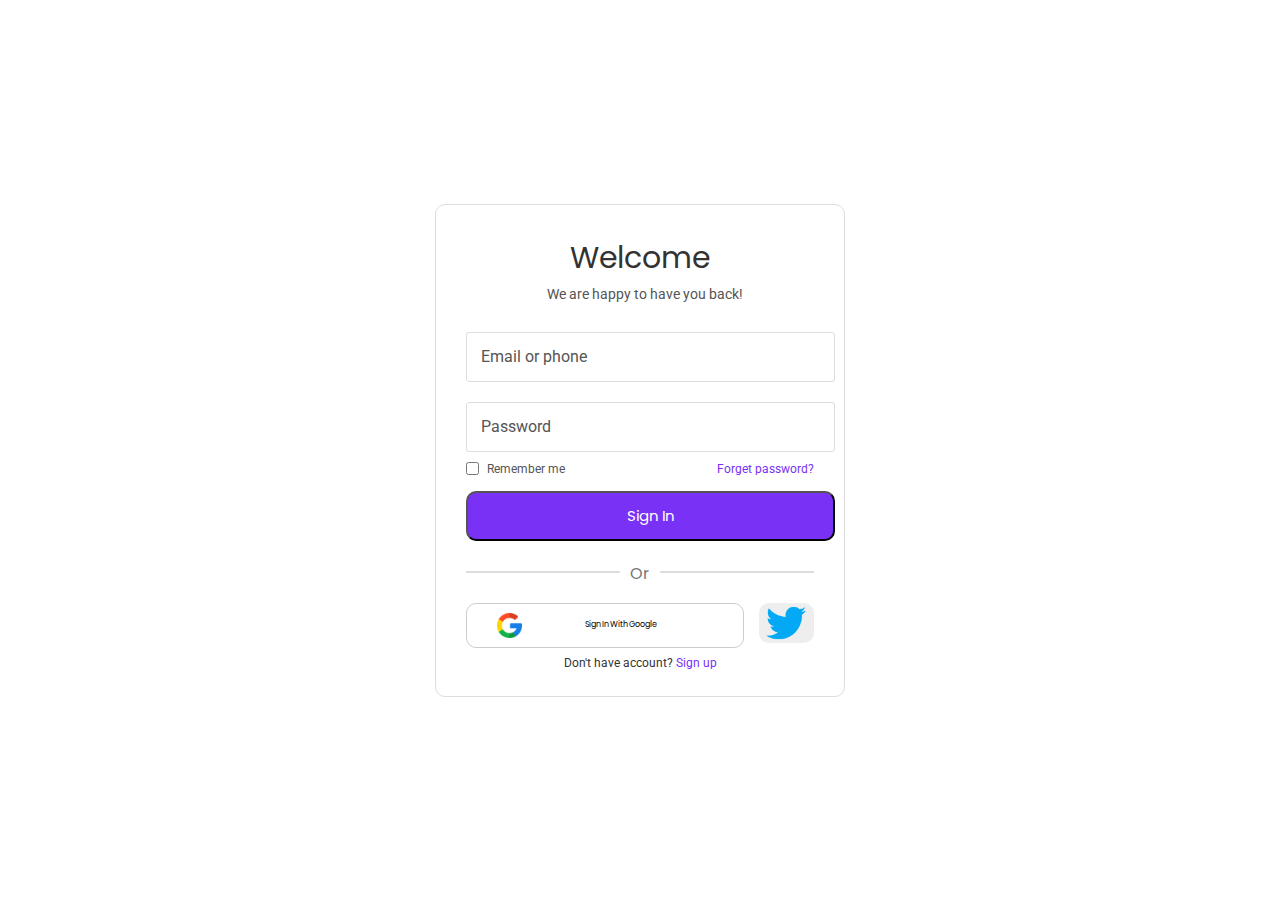
<file: index.html>
<!DOCTYPE html>
<html lang="en">

<head>
  <meta charset="UTF-8">
  <meta name="viewport" content="width=device-width, initial-scale=1.0">
  <link rel="stylesheet" href="style.css">
  <title>Sign In or Sign Up</title>
</head>

<body>
  <div class="login-box">
    <div class="login-header">
      <header>Welcome</header>
      <p>We are happy to have you back!</p>
    </div>
    <div class="input-box">
      <input type="text" class="input-field" id="email" required>
      <label for="email">Email or phone</label>
    </div>
    <div class="input-box">
      <input type="password" class="input-field" id="password" required>
      <label for="password">Password</label>
    </div>
    <div class="forget">
      <section>
        <input type="checkbox" id="check">
        <label for="check">Remember me</label>
      </section>
      <section>
        <a href="forget.html" class="forget-link">Forget password?</a>
      </section>
    </div>
    <div class="input-box">
      <input type="submit" class="input-submit" value="Sign In">
    </div>
    <div class="middle-text">
      <hr>
      <p class="or-text">Or</p>
    </div>
    <div class="social-sign-in">
      <button class="input-google">
        <img src="image/google (1).png" alt="">
        <p>Sign In With Google</p>
      </button>
      <button class="input-twitter">
        <img src="image/twitter (1).png" alt="">
    </div>
    <div class="sign-up">
      <p>Don't have account? <a href="signup.html">Sign up</a></p>
    </div>
  </div>
</body>

</html>
</file>
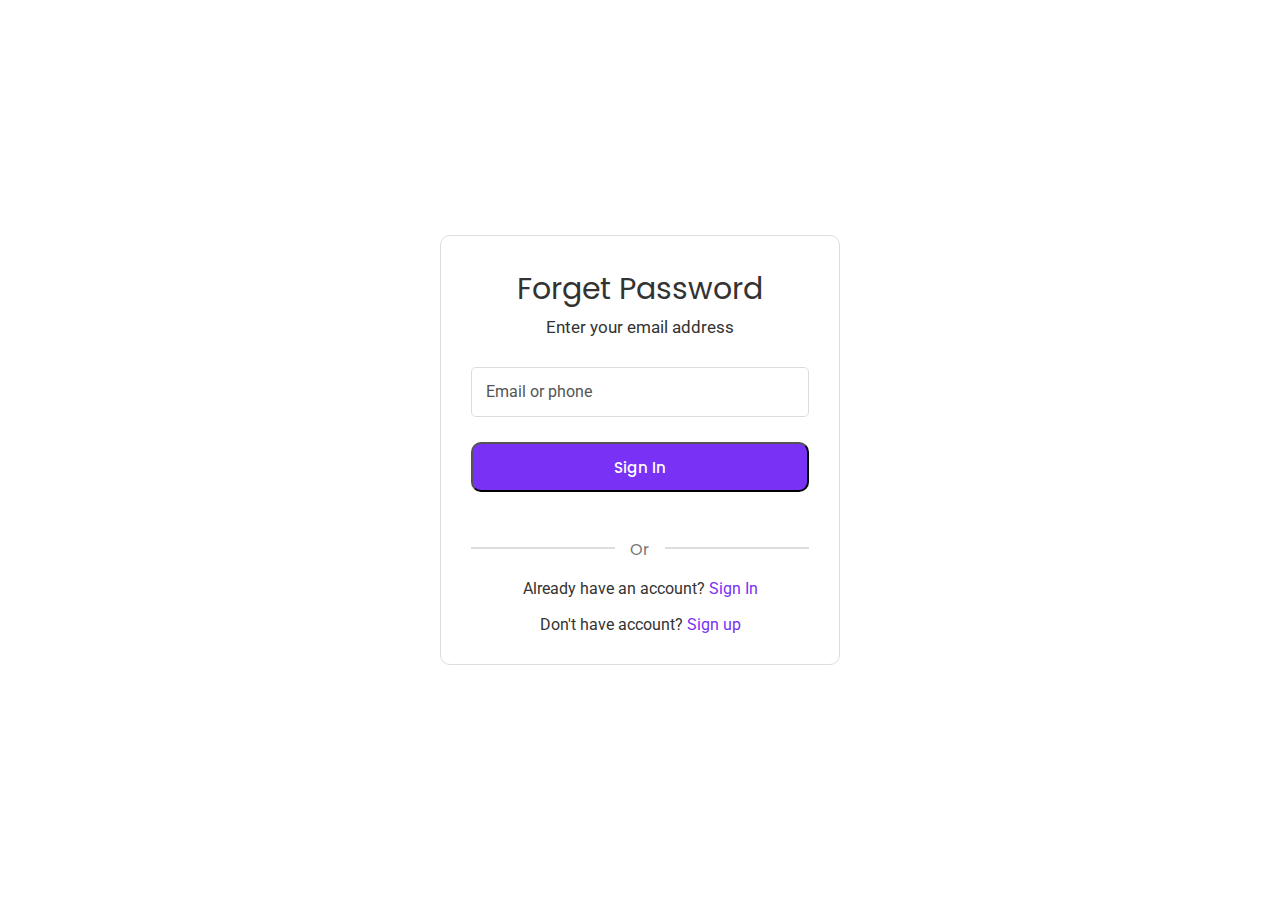
<file: forget.html>
<!DOCTYPE html>
<html lang="en">

<head>
  <meta charset="UTF-8">
  <meta name="viewport" content="width=device-width, initial-scale=1.0">
  <link rel="stylesheet" href="forget.css">
  <title>Forget Password</title>
</head>

<body>
  <div class="forget-box">
    <div class="forget-header">
      <header>Forget Password</header>
      <p>Enter your email address</p>
    </div>
    <div class="input-box">
      <input type="text" class="input-field" id="email" required>
      <label for="email">Email or phone</label>
    </div>
    <div class="input-box">
      <input type="submit" class="input-submit" value="Sign In">
    </div>
    <div class="middle-text">
      <hr>
      <p class="or-text">Or</p>
    </div>
    <div class="sign-in">
      <p>Already have an account? <a href="index.html">Sign In</a></p>
    </div>
    <div class="sign-up">
      <p>Don't have account? <a href="signup.html">Sign up</a></p>
    </div>
  </div>
</body>

</html>
</file>
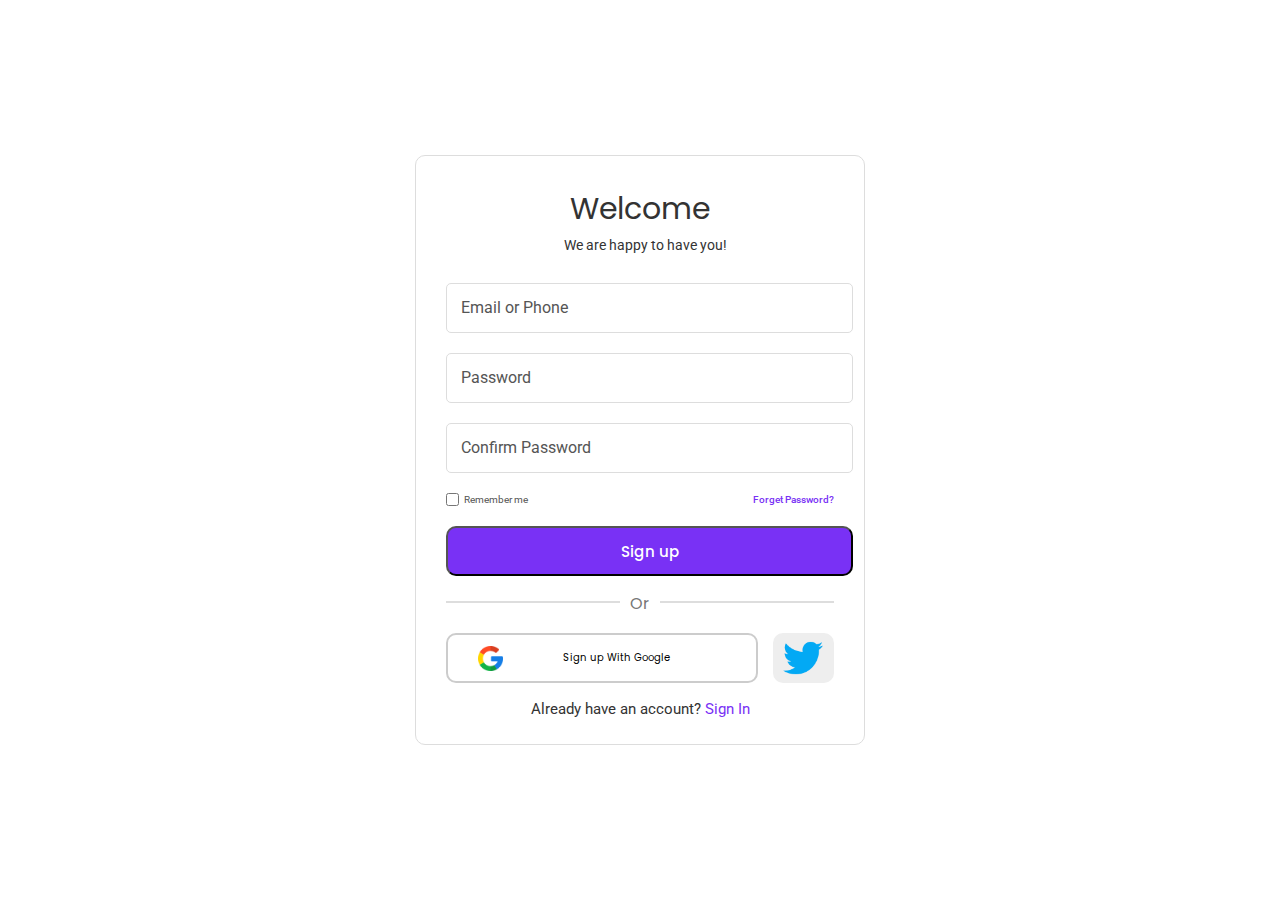
<file: signup.html>
<!DOCTYPE html>
<html lang="en">

<head>
  <meta charset="UTF-8">
  <meta name="viewport" content="width=device-width, initial-scale=1.0">
  <link rel="stylesheet" href="signup.css">
  <title>Sign UP</title>
</head>

<body>
  <div class="login-box">
    <div class="login-header">
      <header>Welcome</header>
      <p>We are happy to have you!</p>
    </div>
    <div class="input-box">
      <input type="text" class="input-field" id="email" required>
      <label for="email">Email or Phone</label>
    </div>
    <div class="input-box">
      <input type="password" class="input-field" id="password" required>
      <label for="password">Password</label>
    </div>
    <div class="input-box">
      <input type="password" class="input-field" id="password" required>
      <label for="password">Confirm Password</label>
    </div>
    <div class="forget">
      <section>
        <input type="checkbox" id="check">
        <label for="check">Remember me</label>
      </section>
      <section>
        <a href="forget.html" class="forget-link">Forget Password?</a>
      </section>
    </div>
    <div class="input-box">
      <input type="submit" class="input-submit" value="Sign up">
    </div>
    <div class="middle-text">
      <hr>
      <p class="or-text">Or</p>
    </div>
    <div class="social-sign-up">
      <button class="input-google">
        <img src="image/google (1).png" alt="">
        <p>Sign up With Google</p>
      </button>
      <button class="input-twitter">
        <img src="image/twitter (1).png" alt="">
      </button>
    </div>
    <div class="sign-in">
      <p>Already have an account? <a href="index.html">Sign In</a></p>
    </div>
  </div>
  </div>
</body>

</html>
</file>
<file: style.css>
/* Roboto FONT */
@import url("https://fonts.googleapis.com/css2?family=Roboto:wght@400;500&display=swap");

/* Poppins FONT */
@import url("https://fonts.googleapis.com/css2?family=Poppins:wght@400;500&display=swap");

* {
  margin: 0;
  padding: 0;
  box-sizing: border-box;
  font-family: "Roboto", sans-serif;
}

body {
  display: flex;
  justify-content: center;
  align-items: center;
  min-height: 100vh;
}

.login-box {
  position: relative;
  width: 470px;
  height: 540px;
  padding: 10px 30px;
  background: #fff;
  border: 1px solid #ddd;
  border-radius: 10px;
}

.login-header {
  display: flex;
  flex-direction: column;
  text-align: center;
  margin: 20px 0 30px 0;
}

.login-header header {
  font-family: "Poppins", sans-serif;
  color: #333;
  font-size: 30px;
  margin-bottom: 5px;
}

.login-header p {
  color: #555;
}

.input-box {
  position: relative;
  width: 100%;
}

.input-box label {
  position: absolute;
  top: 15px;
  left: 15px;
  color: #555;
  transition: 0.15s ease-in-out;
}

.input-box input {
  width: 100%;
  height: 50px;
}

.input-box .input-field {
  font-size: 1em;
  color: #333;
  padding-left: 15px;
  margin-bottom: 20px;
  border: 1px solid #ddd;
  border-radius: 3px;
  outline: none;
}

.input-box input[type="password"] {
  margin-bottom: 10px;
}

.input-box .input-field:focus {
  border: 2px solid #8749f2;
}

.input-field:focus ~ label,
.input-field:valid ~ label {
  top: -8px;
  left: 12px;
  font-size: 12px;
  color: #7931f5;
  background: #fff;
  padding: 0 5px;
}

.input-field:valid ~ label {
  color: #555;
}

.forget {
  display: flex;
  justify-content: space-between;
  margin-bottom: 15px;
}

section {
  display: flex;
  align-items: center;
  font-size: 14px;
  color: #555;
}

#check {
  margin-right: 8px;
}
section .forget-link {
  font-weight: 500;
  text-decoration: none;
  color: #7931f5;
}

.input-submit {
  font-family: "Poppins", sans-serif;
  font-size: 15px;
  font-family: 500;
  color: #fff;
  background: #7931f5;
  border-radius: 10px;
  cursor: pointer;
}

.middle-text {
  position: relative;
  width: 100%;
  margin: 30px 0;
}
.or-text {
  font-family: "Poppins", sans-serif;
  position: absolute;
  left: 50%;
  transform: translate(-50%, -50%);
  background: #fff;
  color: #777;
  padding: 10px;
}

hr {
  border: 1px solid #ddd;
}

.social-sign-in {
  display: flex;
  gap: 15px;
}

button {
  display: flex;
  align-items: center;
  justify-content: space-between;
  border-radius: 10px;
  cursor: pointer;
}

.input-google {
  width: 100%;
  height: 50px;
  padding: 0 30px;
  background: #fff;
  border: 1px solid #ccc;
}

.input-google img {
  width: 25px;
}

.input-google p {
  font-family: "Poppins", sans-serif;
  font-size: 16px;
  width: 90%;
}

.input-twitter {
  justify-content: center;
  width: 70px;
  height: 50px;
  background: #eee;
  border: none;
  border-radius: 10px;
}

.input-twitter img {
  width: 40px;
}

.input-google:hover,
.input-twitter:hover,
.input-submit:hover {
  opacity: 0.9;
}

.sign-up {
  display: flex;
  justify-content: center;
  margin: 28px auto;
  align-items: center;
}

.sign-up p {
  font-size: 16px;
  color: #333;
}

.sign-up p a {
  color: #7931f5;
}

.sign-up p a {
  text-decoration: none;
}

@media only screen and (max-width: 510px) {
  .login-box {
    padding: 5px 20px;
    margin: -19px;
  }
}
@media only screen and (max-width: 410px) {
  .login-box {
    padding: 10px 30px;
    margin: 15px;
  }
}

@media only screen and (min-width: 270px) {
  .login-box {
    width: 410px;
    height: 493px;
  }

  .login-header p {
    font-size: 14px;
    text-align: center;
    padding-left: 10px;
  }

  .input-box {
    width: 106%;
  }

  .input-google {
    gap: 7px;
  }

  .input-google p {
    font-size: 8px;
  }

  .sign-up {
    margin: 8px auto;
  }

  .sign-up p {
    font-size: 12px;
  }

  section {
    font-size: 12px;
  }

  section .forget-link {
    font-weight: 400;
  }

  .input-twitter {
    width: 60px;
    height: 40px;
  }

  .input-google {
    width: 85%;
    height: 45px;
  }
}
</file>
<file: forget.css>
/* Roboto FONT */
@import url("https://fonts.googleapis.com/css2?family=Roboto:wght@400;500&display=swap");

/* Poppins FONT */
@import url("https://fonts.googleapis.com/css2?family=Poppins:wght@400;500&display=swap");

* {
  margin: 0;
  padding: 0;
  box-sizing: border-box;
  font-family: "Roboto", sans-serif;
}

body {
  display: flex;
  justify-content: center;
  align-items: center;
  height: 100vh;
}

.forget-box {
  position: relative;
  width: 400px;
  height: 430px;
  padding: 10px 30px;
  background: #fff;
  border: 1px solid #ddd;
  border-radius: 10px;
}

.forget-header {
  display: flex;
  flex-direction: column;
  text-align: center;
  margin: 20px 0 30px 0;
}

.forget-header header {
  font-family: "Poppins", sans-serif;
  color: #333;
  font-size: 30px;
  margin-bottom: 5px;
}

.forget-header p {
  color: #333;
  align-items: center;
  font-size: 17px;
}

.input-box {
  position: relative;
  width: 100%;
}

.input-box label {
  position: absolute;
  top: 15px;
  left: 15px;
  color: #555;
  transition: 0.15s ease-in-out;
}

.input-box input {
  width: 100%;
  height: 50px;
}

.input-box .input-field {
  font-size: 1em;
  color: #333;
  padding-left: 15px;
  margin-bottom: 25px;
  border: 1px solid #ddd;
  border-radius: 5px;
  outline: none;
  cursor: pointer;
}

.input-box .input-field:focus {
  border: 2px solid #8749f2;
}

.input-field:focus ~ label,
.input-field:valid ~ label {
  top: -8px;
  left: 12px;
  font-size: 12px;
  color: #7931f5;
  background: #fff;
  padding: 0 5px;
}

.input-field:valid ~ label {
  color: #555;
}

.input-submit {
  font-family: "Poppins", sans-serif;
  font-size: 15px;
  font-weight: 500;
  margin-bottom: 25px;
  color: #fff;
  background: #7931f5;
  border-radius: 10px;
  cursor: pointer;
}

.middle-text {
  position: relative;
  width: 100%;
  margin: 30px 0;
}

.or-text {
  font-family: "Poppins", sans-serif;
  position: absolute;
  left: 50%;
  transform: translate(-50%, -50%);
  background: #fff;
  color: #777;
  padding: 15px;
}

hr {
  border: 1px solid #ddd;
}

.sign-in {
  display: flex;
  justify-content: center;
  align-items: center;
  margin: 15px auto;
}

.sign-in p {
  color: #333;
  font-size: 16px;
}

.sign-in p a {
  color: #7931f5;
  text-decoration: none;
}

.sign-up {
  display: flex;
  justify-content: center;
  align-items: center;
  margin: 17px auto;
}

.sign-up p {
  font-size: 16px;
  color: #333;
}

.sign-up p a {
  color: #7931f5;
  text-decoration: none;
}

@media only screen and (max-width: 510px) {
  .login-box {
    padding: 5px 20px;
    margin: -19px;
  }
}
@media only screen and (max-width: 410px) {
  .login-box {
    padding: 10px 30px;
    margin: 15px;
  }
}
</file>
<file: signup.css>
/* Roboto FONT */
@import url("https://fonts.googleapis.com/css2?family=Roboto:wght@400;500&display=swap");

/* Poppins FONT */
@import url("https://fonts.googleapis.com/css2?family=Poppins:wght@400;500&display=swap");

* {
  padding: 0;
  margin: 0;
  box-sizing: border-box;
  font-family: "Roboto", sans-serif;
}

body {
  display: flex;
  justify-content: center;
  align-items: center;
  height: 100vh;
}

.login-box {
  position: relative;
  width: 480px;
  height: 590px;
  padding: 10px 30px;
  background: #fff;
  border: 1px solid #ddd;
  border-radius: 10px;
}

.login-header {
  display: flex;
  flex-direction: column;
  text-align: center;
  margin: 20px 0 30px 0;
}

.login-header header {
  font-family: "Poppins", sans-serif;
  color: #333;
  font-size: 30px;
  margin-bottom: 5px;
}

.login-header p {
  color: #333;
  text-align: center;
  padding-left: 10px;
}

.input-box {
  position: relative;
  width: 100%;
}

.input-box label {
  position: absolute;
  top: 15px;
  left: 15px;
  color: #555;
  transition: 0.15s ease-in-out;
}

.input-box input {
  width: 100%;
  height: 50px;
}

.input-box .input-field {
  font-size: 1em;
  color: #333;
  padding-left: 15px;
  margin-bottom: 20px;
  border: 1px solid #ddd;
  border-radius: 5px;
  outline: none;
  cursor: pointer;
}

.input-box .input-field:focus {
  border: 2px solid #8749f2;
}

.input-field:focus ~ label,
.input-field:valid ~ label {
  top: -8px;
  left: 12px;
  font-size: 12px;
  color: #7931f5;
  background: #fff;
  padding: 0 5px;
}

.input-field:valid ~ label {
  color: #555;
}

.forget {
  display: flex;
  justify-content: space-between;
  margin-bottom: 20px;
}

section {
  display: flex;
  align-items: center;
  font-size: 14px;
  color: #555;
}

#check {
  margin-right: 5px;
}

section .forget-link {
  font-size: 14px;
  font-weight: 500;
  text-decoration: none;
  color: #7931f5;
}

.input-submit {
  font-family: "Poppins", sans-serif;
  font-size: 15px;
  font-weight: 500;
  margin-bottom: 25px;
  color: #fff;
  background: #7931f5;
  border-radius: 10px;
  cursor: pointer;
}

.middel-text {
  position: relative;
  width: 100%;
  margin: 30px 0;
}

.or-text {
  font-family: "Poppins", sans-serif;
  position: absolute;
  left: 50%;
  transform: translate(-50%, -50%);
  background: #fff;
  color: #777;
  padding: 10px;
}

hr {
  border: 1px solid #ddd;
}

.social-sign-up {
  display: flex;
  gap: 15px;
  padding-top: 30px;
}

button {
  display: flex;
  align-items: center;
  justify-content: space-between;
  border-radius: 10px;
  cursor: pointer;
}

.input-google {
  width: 100%;
  height: 50px;
  padding: 0 30px;
  background: #fff;
  border: 2px solid #ccc;
}

.input-google img {
  width: 25px;
}

.input-google p {
  font-family: "Poppins", sans-serif;
  font-size: 15px;
  width: 90%;
}

.input-twitter {
  justify-content: center;
  width: 70px;
  height: 50px;
  background: #eee;
  border: none;
  border-radius: 10px;
}

.input-twitter img {
  width: 40px;
}

.input-google:hover,
.input-twitter:hover,
.input-submit:hover {
  opacity: 0.9;
}

.sign-in {
  display: flex;
  justify-content: center;
  margin: 17px auto;
  align-items: center;
}

.sign-in p {
  font-size: 15px;
  color: #333;
}

.sign-in p a {
  color: #7931f5;
  text-decoration: none;
}

@media only screen and (max-width: 510px) {
  .login-box {
    padding: 5px 20px;
    margin: -19px;
  }
}
@media only screen and (max-width: 410px) {
  .login-box {
    padding: 10px 30px;
    margin: 15px;
  }
}

@media only screen and (min-width: 270px) {
  .login-box {
    width: 450px;
    height: 590px;
  }

  .login-header p {
    font-size: 14px;
    text-align: center;
    padding-left: 10px;
  }

  .input-box {
    width: 105%;
  }

  .input-google {
    gap: 5px;
  }

  .input-google p {
    font-size: 10px;
  }

  .sign-up {
    margin: 10px auto;
  }

  .sign-up p {
    font-size: 11px;
  }

  section {
    font-size: 10px;
  }

  section .forget-link {
    font-size: 10px;
  }

  .input-twitter {
    width: 80px;
    height: 50px;
  }

  .input-google {
    width: 100%;
    height: 50px;
  }
}
</file>
